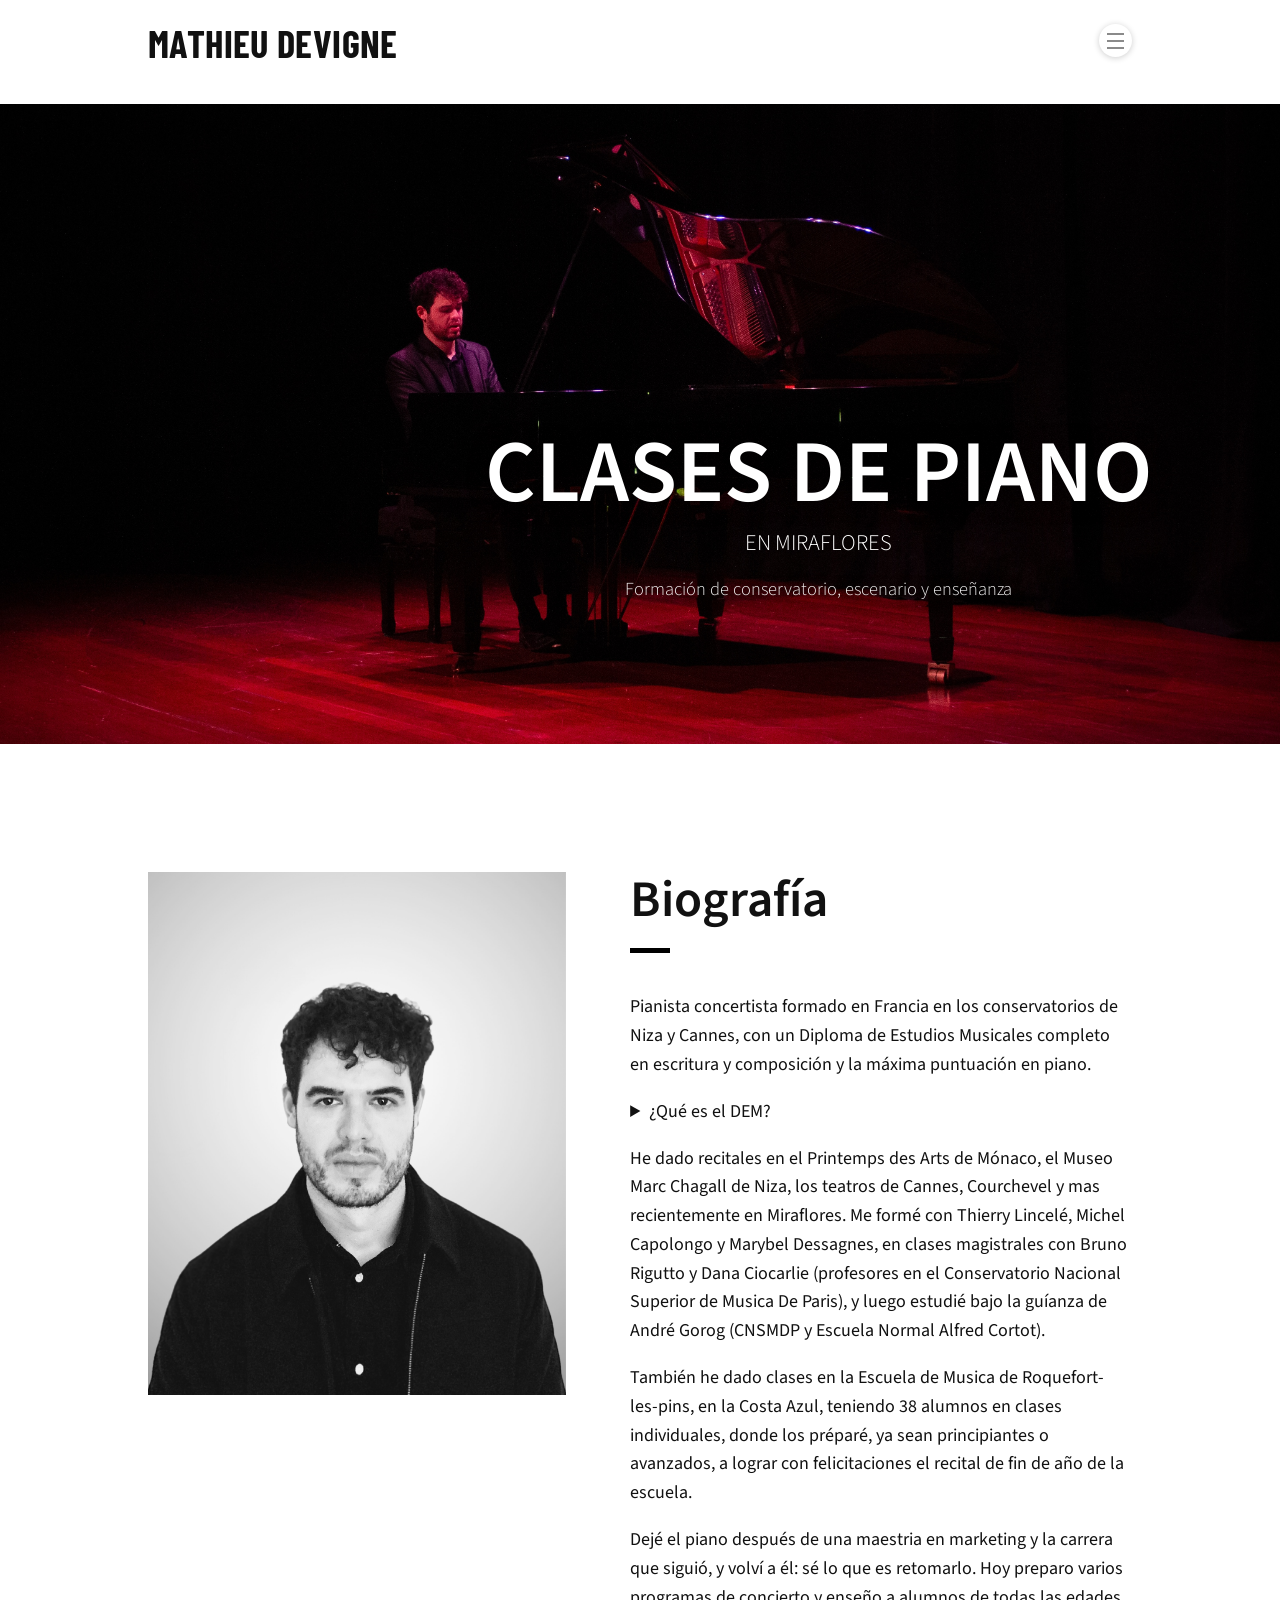
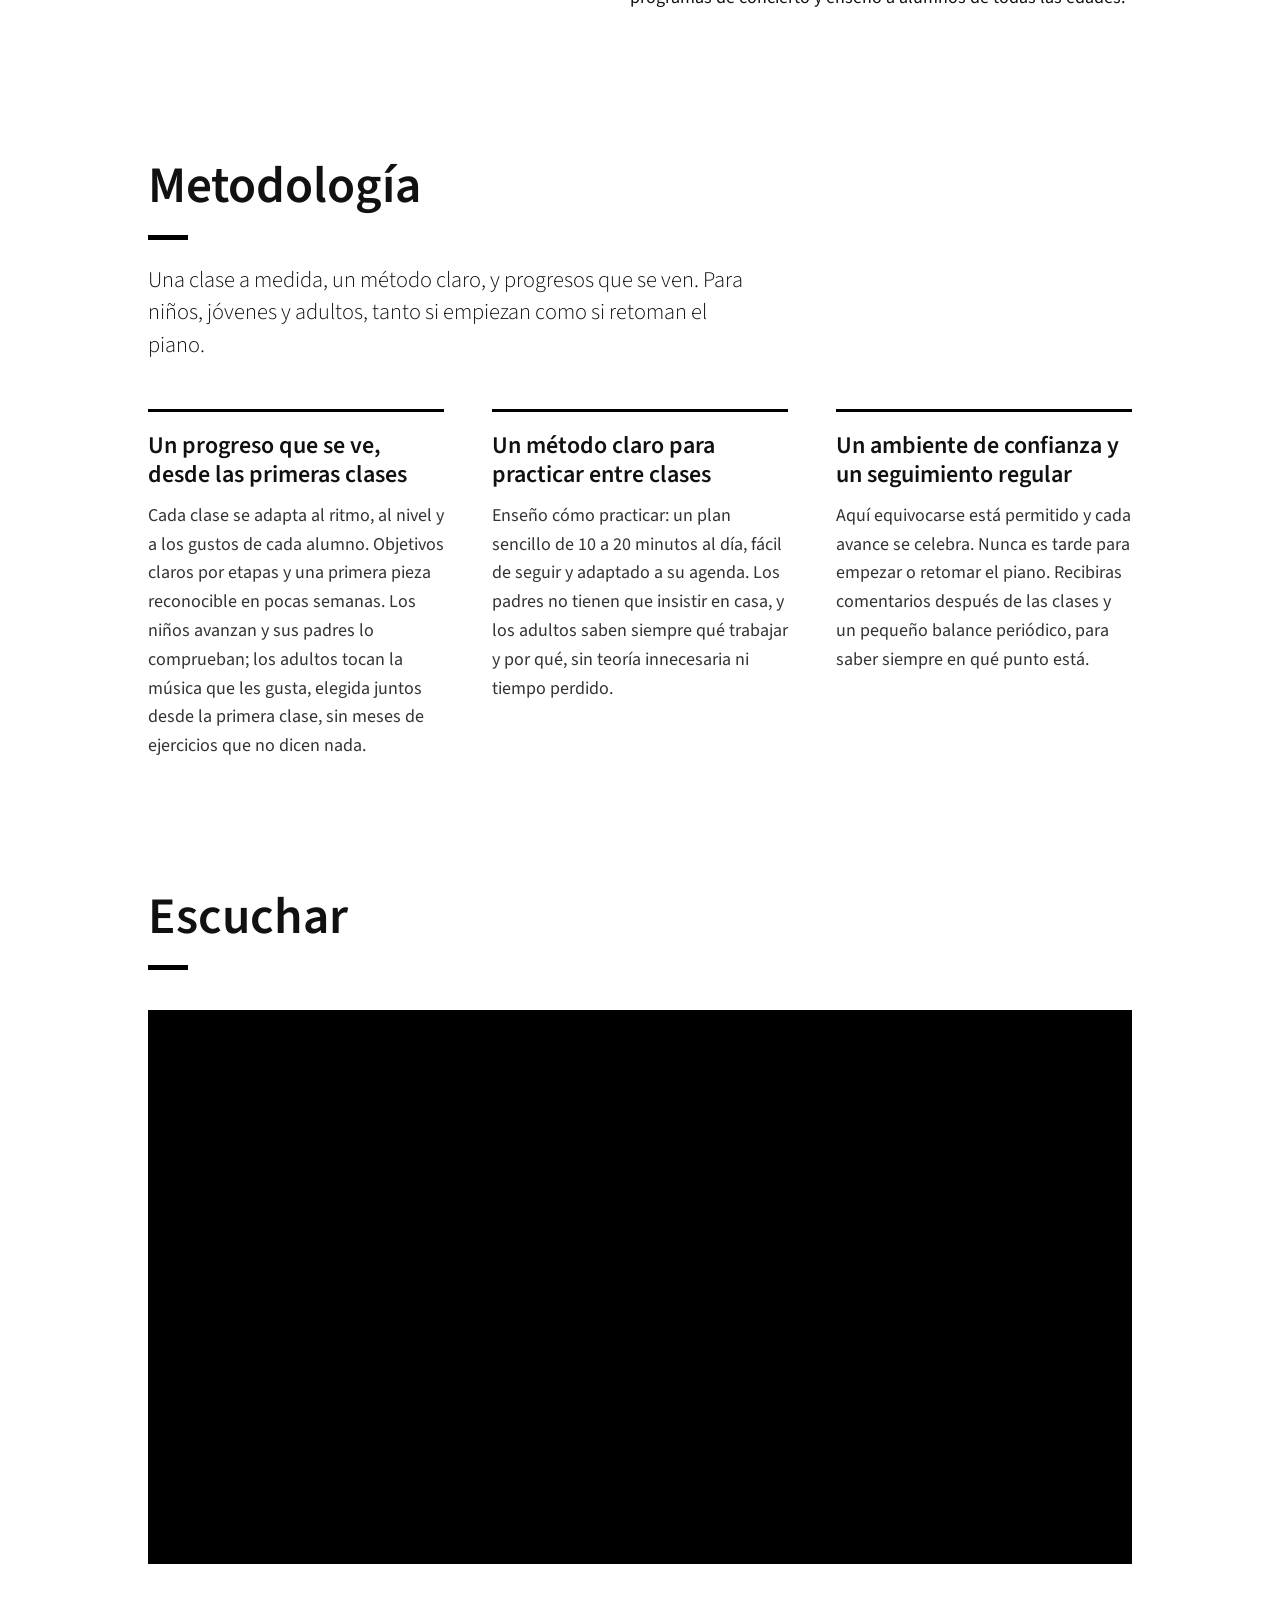
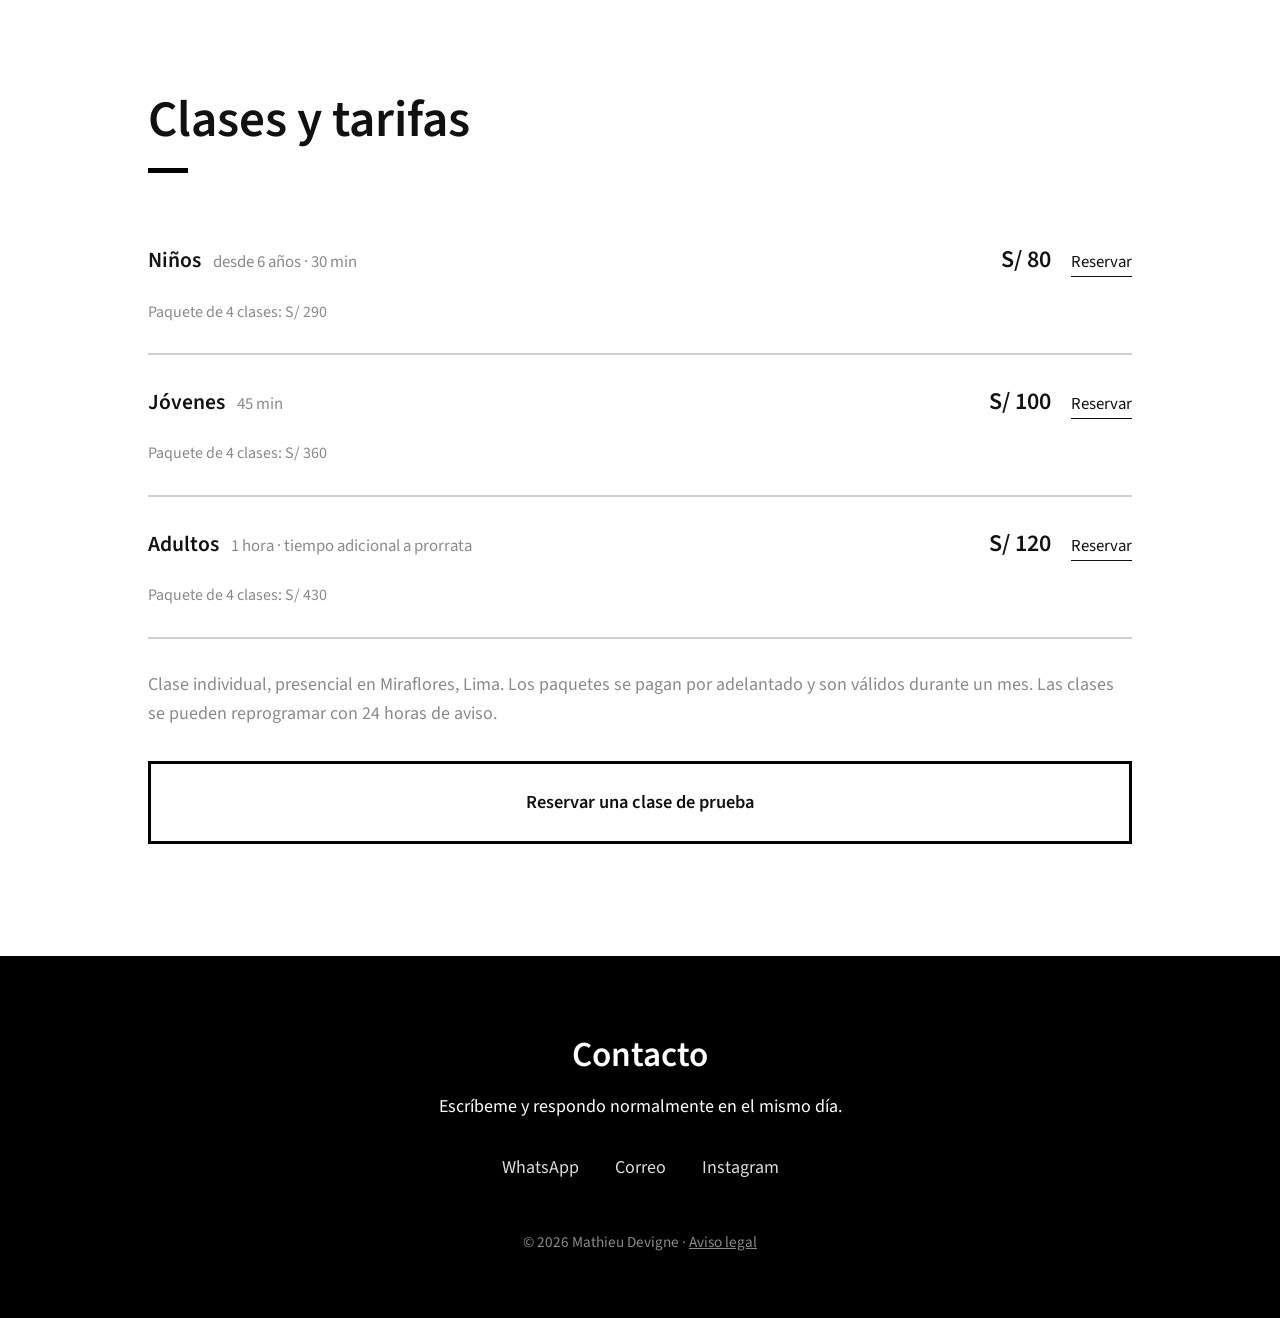
<file: index.html>
<!DOCTYPE html>
<html lang="es">

<head>
  <meta charset="utf-8">
  <meta name="viewport" content="width=device-width, initial-scale=1">
  <title>Clases de piano en Miraflores, Lima – Mathieu Devigne, pianista concertista</title>
  <meta name="description"
    content="Clases de piano presenciales en Miraflores, Lima con Mathieu Devigne, pianista concertista. Niños, adolescentes y adultos, todos los niveles. Clase de prueba disponible.">
  <link rel="preconnect" href="https://fonts.googleapis.com">
  <link rel="preconnect" href="https://fonts.gstatic.com" crossorigin>
  <link
    href="https://fonts.googleapis.com/css2?family=Barlow+Condensed:wght@600;700&family=Source+Sans+3:wght@300;400;600&display=swap"
    rel="stylesheet">
  <link rel="stylesheet" href="css/style.css">
</head>

<body>

  <header class="site-header">
    <a class="logo" href="#inicio">Mathieu Devigne</a>
    <button class="burger" aria-expanded="false" aria-controls="menu"
      aria-label="Abrir el menú"><span></span><span></span><span></span></button>
  </header>

  <nav id="menu" class="overlay" aria-label="Menú principal" hidden>
    <a href="#inicio">Inicio</a>
    <a href="#biografia">Biografía</a>
    <a href="#metodologia">Metodología</a>
    <a href="#escuchar">Escuchar</a>
    <a href="#clases">Clases y tarifas</a>
    <a href="#contacto">Contacto</a>
  </nav>

  <main>
    <section id="inicio" class="hero">
      <div class="hero-img"></div>
      <div class="hero-text">
        <h1>CLASES DE PIANO</h1>
        <a href="#biografia">EN MIRAFLORES</a>
        <p class="hero-tag">Formación de conservatorio, escenario y enseñanza</p>
      </div>
    </section>

    <section id="biografia" class="block bio reveal">
      <img src="images/retrato.jpg" alt="Mathieu Devigne al piano" width="600" height="750" loading="lazy">
      <div>
        <h2>Biografía</h2>
    <p>Pianista concertista formado en Francia en los conservatorios de Niza y Cannes, con un Diploma de Estudios Musicales completo en escritura y composición y
      la máxima puntuación en piano.</p>
      <details class="dem">
        <summary>¿Qué es el DEM?</summary>
        <p>El Diplôme d'Études Musicales es el diploma que cierra, en los conservatorios franceses, el ciclo de formación
          preprofesional: de dos a cuatro años de estudios exigentes despues del cíclo de estudios, en la disciplina principal y en materias teóricas, bajo
          el control del Ministerio de Cultura de Francia. Es el nivel que prepara para la vida profesional en la música.</p>
        <p>No existe una equivalencia oficial con uno peruano. Es una formación de nivel
          profesional, respaldada además por años de recitales en escenarios de Francia y del Perú.</p>
      </details>
    <p>He dado recitales en el Printemps des Arts de Mónaco, el Museo Marc Chagall de Niza, los teatros de Cannes,
      Courchevel y mas recientemente en Miraflores. Me formé con Thierry Lincelé, Michel Capolongo y Marybel Dessagnes, en clases magistrales con
      Bruno Rigutto y Dana Ciocarlie (profesores en el Conservatorio Nacional Superior de Musica De Paris), y luego estudié bajo la guíanza de André Gorog (CNSMDP y Escuela Normal Alfred Cortot).</p>
    <p>También he dado clases en la Escuela de Musica de Roquefort-les-pins, en la Costa Azul, teniendo 38 alumnos en clases individuales, donde los préparé,
       ya sean principiantes o avanzados, a lograr con felicitaciones el recital de fin de año de la escuela.</p>
    <p>Dejé el piano después de una maestria en marketing y la carrera que siguió, y volví a él: sé lo que es retomarlo. Hoy preparo varios programas de
      concierto y enseño a alumnos de todas las edades.</p>
      </div>
    </section>
    </main>

<section id="metodologia" class="block reveal">
  <h2>Metodología</h2>
  <p class="method-intro">Una clase a medida, un método claro, y progresos que se ven. Para niños, jóvenes y adultos,
    tanto si empiezan como si retoman el piano.</p>
  <ul class="method">
    <li>
      <h3>Un progreso que se ve, desde las primeras clases</h3>
      <p>Cada clase se adapta al ritmo, al nivel y a los gustos de cada alumno. Objetivos claros por etapas y una primera pieza
      reconocible en pocas semanas. Los niños avanzan y sus padres lo comprueban; los adultos tocan la música que les gusta,
      elegida juntos desde la primera clase, sin meses de ejercicios que no dicen nada.</p>
    </li>
    <li>
      <h3>Un método claro para practicar entre clases</h3>
      <p>Enseño cómo practicar: un plan sencillo de 10 a 20 minutos al día, fácil de seguir y adaptado a su agenda. Los
      padres no tienen que insistir en casa, y los adultos saben siempre qué trabajar y por qué, sin teoría innecesaria ni
      tiempo perdido.</p>
    </li>
    <li>
      <h3>Un ambiente de confianza y un seguimiento regular</h3>
      <p>Aquí equivocarse está permitido y cada avance se celebra. Nunca es tarde para empezar o retomar el piano. Recibiras
      comentarios después de las clases y un pequeño balance periódico, para saber siempre en qué punto está.</p>
    </li>
  </ul>
</section>

    <section id="escuchar" class="block reveal">
      <h2>Escuchar</h2>
      <div class="video">
        <iframe width="560" height="315" src="https://www.youtube-nocookie.com/embed/Cfa3n5td8dk?si=anST74sgFo9zjd-g"
          title="YouTube video player" frameborder="0"
          allow="accelerometer; autoplay; clipboard-write; encrypted-media; gyroscope; picture-in-picture; web-share"
          referrerpolicy="strict-origin-when-cross-origin" allowfullscreen></iframe>
      </div>
    </section>

<section id="clases" class="block reveal">
  <h2>Clases y tarifas</h2>
  <ul class="rows">
    <li>
      <span class="who">Niños <small>desde 6 años · 30 min</small></span>
      <span class="price">S/ 80</span>
      <a href="#contacto">Reservar</a>
      <span class="pack">Paquete de 4 clases: S/ 290</span>
    </li>
    <li>
      <span class="who">Jóvenes <small>45 min</small></span>
      <span class="price">S/ 100</span>
      <a href="#contacto">Reservar</a>
      <span class="pack">Paquete de 4 clases: S/ 360</span>
    </li>
    <li>
      <span class="who">Adultos <small>1 hora · tiempo adicional a prorrata</small></span>
      <span class="price">S/ 120</span>
      <a href="#contacto">Reservar</a>
      <span class="pack">Paquete de 4 clases: S/ 430</span>
    </li>
  </ul>
  <p class="note">Clase individual, presencial en Miraflores, Lima. Los paquetes se pagan por adelantado y son válidos
    durante un mes. Las clases se pueden reprogramar con 24 horas de aviso.</p>
  <a class="btn-outline"
    href="https://wa.me/51939995714?text=Hola%2C%20me%20gustar%C3%ADa%20reservar%20una%20clase%20de%20prueba%20de%20piano."
    target="_blank" rel="noopener">Reservar una clase de prueba</a>
</section>

  <footer id="contacto" class="site-footer">
    <h2>Contacto</h2>
    <p>Escríbeme y respondo normalmente en el mismo día. <href="https://wa.me/51939995714?text=Hola%2C%20me%20gustar%C3%ADa%20reservar%20una%20clase%20de%20prueba%20de%20piano."
    target="_blank" rel="noopener"> </p>
    <nav class="links" aria-label="Contacto y redes">
      <a href="https://wa.me/51939995714?text=Hola%2C%20me%20gustar%C3%ADa%20reservar%20una%20clase%20de%20prueba%20de%20piano."
        target="_blank" rel="noopener">WhatsApp</a>
     <!--  <a href="tel:+51939995714">Teléfono</a> -->
      <a href="mailto:clasespianomiraflores@proton.me">Correo</a>
      <a href="https://www.instagram.com/mathieudevigne/" target="_blank" rel="noopener">Instagram</a>
    </nav>
    <p class="legal">© 2026 Mathieu Devigne · <a href="aviso-legal.html">Aviso legal</a></p>
  </footer>

  <a class="cta-fixed" href="#clases">Reservar</a>
  <script src="js/script.js"></script>
</body>

</html>
</file>
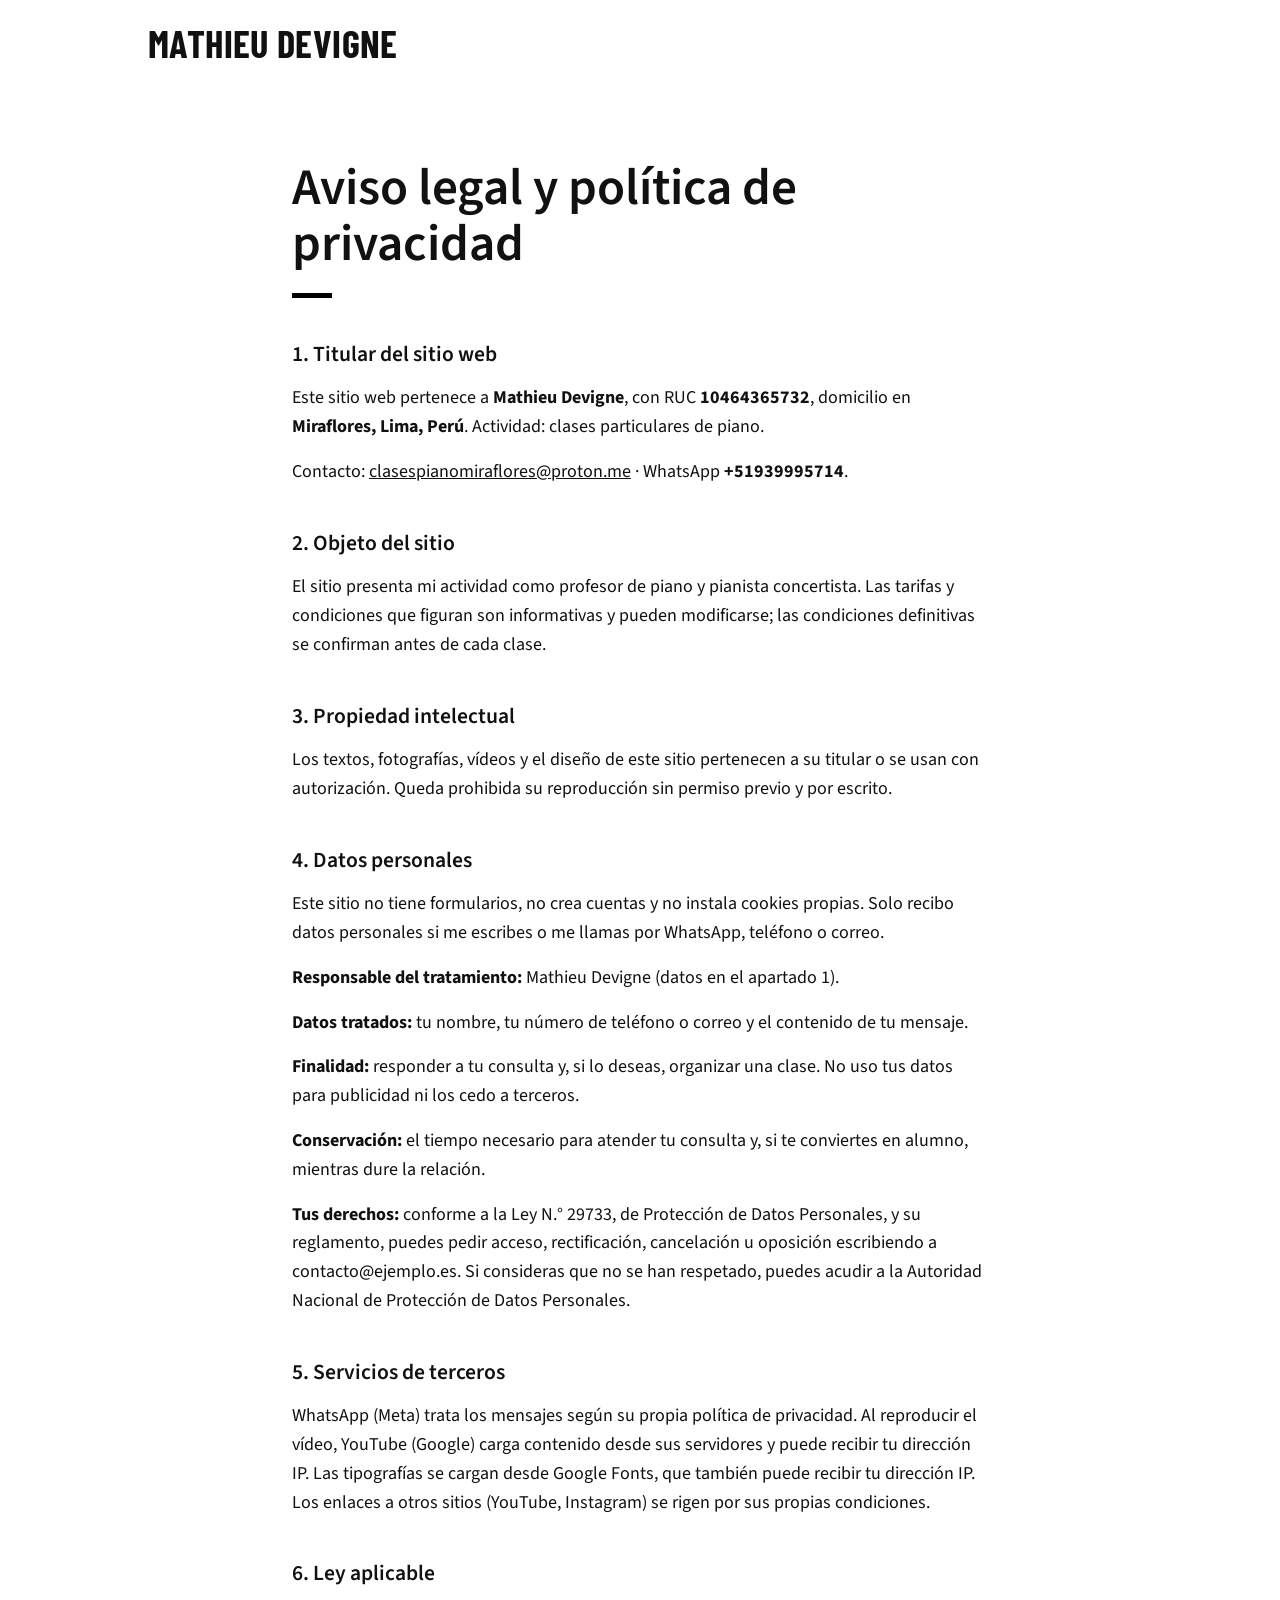
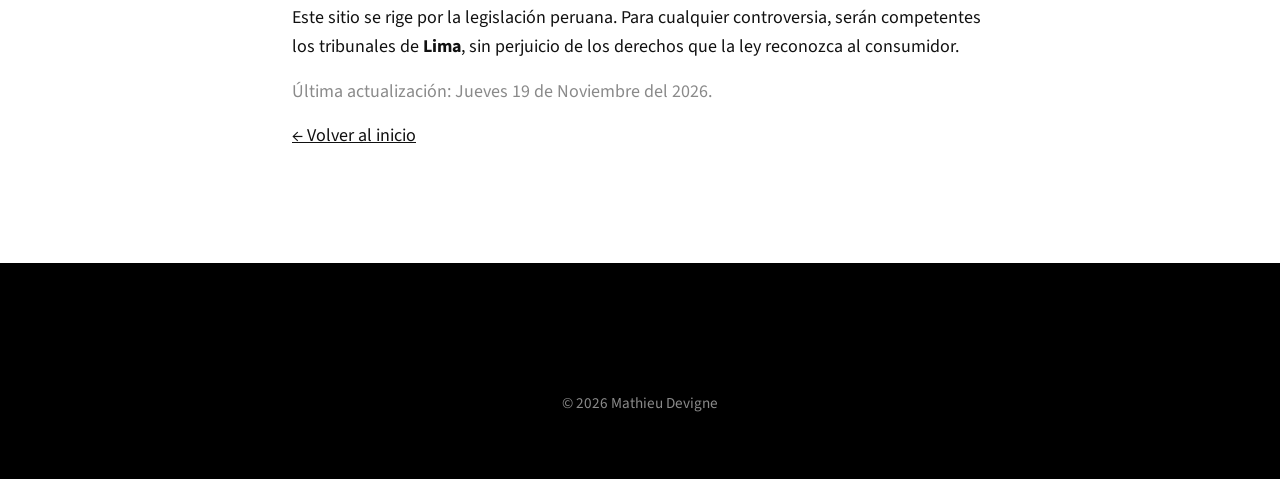
<file: aviso-legal.html>
<!DOCTYPE html>
<html lang="es">
<head>
  <meta charset="utf-8">
  <meta name="viewport" content="width=device-width, initial-scale=1">
  <title>Aviso legal y política de privacidad – Mathieu Devigne</title>
  <meta name="robots" content="noindex">
  <link rel="preconnect" href="https://fonts.googleapis.com">
  <link rel="preconnect" href="https://fonts.gstatic.com" crossorigin>
  <link href="https://fonts.googleapis.com/css2?family=Barlow+Condensed:wght@600;700&family=Source+Sans+3:wght@300;400;600&display=swap" rel="stylesheet">
  <link rel="stylesheet" href="css/style.css">
</head>
<body>

<header class="site-header">
  <a class="logo" href="index.html">Mathieu Devigne</a>
</header>

<main class="block legal-page">
  <h2>Aviso legal y política de privacidad</h2>

  <h3>1. Titular del sitio web</h3>
  <p>Este sitio web pertenece a <strong>Mathieu Devigne</strong>, con RUC <strong>10464365732</strong>, domicilio en <strong>Miraflores, Lima, Perú</strong>. Actividad: clases particulares de piano.</p>
  <p>Contacto: <a href="mailto:clasespianomiraflores@proton.me">clasespianomiraflores@proton.me</a> · WhatsApp <strong>+51939995714</strong>.</p>

  <h3>2. Objeto del sitio</h3>
  <p>El sitio presenta mi actividad como profesor de piano y pianista concertista. Las tarifas y condiciones que figuran son informativas y pueden modificarse; las condiciones definitivas se confirman antes de cada clase.</p>

  <h3>3. Propiedad intelectual</h3>
  <p>Los textos, fotografías, vídeos y el diseño de este sitio pertenecen a su titular o se usan con autorización. Queda prohibida su reproducción sin permiso previo y por escrito.</p>

  <h3>4. Datos personales</h3>
  <p>Este sitio no tiene formularios, no crea cuentas y no instala cookies propias. Solo recibo datos personales si me escribes o me llamas por WhatsApp, teléfono o correo.</p>
  <p><strong>Responsable del tratamiento:</strong> Mathieu Devigne (datos en el apartado 1).</p>
  <p><strong>Datos tratados:</strong> tu nombre, tu número de teléfono o correo y el contenido de tu mensaje.</p>
  <p><strong>Finalidad:</strong> responder a tu consulta y, si lo deseas, organizar una clase. No uso tus datos para publicidad ni los cedo a terceros.</p>
  <p><strong>Conservación:</strong> el tiempo necesario para atender tu consulta y, si te conviertes en alumno, mientras dure la relación.</p>
  <p><strong>Tus derechos:</strong> conforme a la Ley N.° 29733, de Protección de Datos Personales, y su reglamento, puedes pedir acceso, rectificación, cancelación u oposición escribiendo a contacto@ejemplo.es. Si consideras que no se han respetado, puedes acudir a la Autoridad Nacional de Protección de Datos Personales.</p>

  <h3>5. Servicios de terceros</h3>
  <p>WhatsApp (Meta) trata los mensajes según su propia política de privacidad. Al reproducir el vídeo, YouTube (Google) carga contenido desde sus servidores y puede recibir tu dirección IP. Las tipografías se cargan desde Google Fonts, que también puede recibir tu dirección IP. Los enlaces a otros sitios (YouTube, Instagram) se rigen por sus propias condiciones.</p>

  <h3>6. Ley aplicable</h3>
  <p>Este sitio se rige por la legislación peruana. Para cualquier controversia, serán competentes los tribunales de <strong>Lima</strong>, sin perjuicio de los derechos que la ley reconozca al consumidor.</p>

  <p class="note">Última actualización: Jueves 19 de Noviembre del 2026.</p>
  <p><a href="index.html">← Volver al inicio</a></p>
</main>

<footer class="site-footer">
  <p class="legal">© 2026 Mathieu Devigne</p>
</footer>

</body>
</html>
</file>
<file: css/style.css>
:root {
  --black: #000;
  --ink: #111;
  --grey: #8a8a8a;
  --line: #cfcfcf;
  --white: #fff;
  --display: "Barlow Condensed", "Arial Narrow", Impact, sans-serif;
  --body: "Source Sans 3", system-ui, -apple-system, "Segoe UI", sans-serif;
  --wrap: 64rem;
}
*, *::before, *::after { box-sizing: border-box; }
html { scroll-behavior: smooth; scroll-padding-top: 5rem; }
body { margin: 0; font-family: var(--body); font-size: 1.125rem; line-height: 1.6; color: var(--ink); background: var(--white); }
body.no-scroll { overflow: hidden; }
img { max-width: 100%; height: auto; display: block; }
a { color: inherit; }
:focus-visible { outline: 3px solid currentColor; outline-offset: 4px; }
h1, h2 { margin: 0; }
h2 { font-size: clamp(2.2rem, 5vw, 3.2rem); font-weight: 600; line-height: 1.1; margin-bottom: 2.5rem; }
h2::after { content: ""; display: block; width: 2.5rem; height: 5px; background: var(--black); margin-top: 1.25rem; }

/* En-tête */
.site-header { position: absolute; inset: 0 0 auto 0; z-index: 30; display: flex; justify-content: space-between; align-items: center; max-width: var(--wrap); margin: 0 auto; padding: 1.5rem 1.25rem; }
.logo { font-family: var(--display); font-weight: 700; font-size: 2.4rem; line-height: 1; text-transform: uppercase; text-decoration: none; letter-spacing: .01em; }
body.menu-open .logo { color: var(--white); }
.burger { width: 44px; height: 44px; background: none; border: 0; cursor: pointer; display: flex; flex-direction: column; justify-content: center; gap: 7px; padding: 8px; }
.burger span { display: block; height: 3px; background: var(--black); transition: transform .25s, opacity .25s; }
body.menu-open .burger span { background: var(--white); }
body.menu-open .burger span:nth-child(1) { transform: translateY(10px) rotate(45deg); }
body.menu-open .burger span:nth-child(2) { opacity: 0; }
body.menu-open .burger span:nth-child(3) { transform: translateY(-10px) rotate(-45deg); }

/* Menu plein écran */
.overlay { position: fixed; inset: 0; z-index: 20; background: rgba(20, 18, 19, .97); display: flex; flex-direction: column; align-items: center; justify-content: center; gap: .4rem; }
.overlay[hidden] { display: none; }
.overlay a { color: var(--white); text-decoration: none; font-size: clamp(2rem, 7vw, 3.5rem); font-weight: 600; line-height: 1.25; }
.overlay a:hover { text-decoration: underline; text-underline-offset: 8px; }

/* Bannière */
.hero { position: relative; margin-top: 6.5rem; height: min(72vh, 640px); min-height: 380px; overflow: hidden; background: var(--black); color: var(--white); }
.hero-img { position: absolute; inset: 0; background: url("../images/hero.jpg") center / cover no-repeat, var(--black); animation: settle 1.6s ease-out both; }
.hero-text { position: absolute; right: clamp(1.25rem, 10vw, 9rem); bottom: 22%; text-align: center; }
.hero h1 { font-size: clamp(2.6rem, 8vw, 5.5rem); font-weight: 600; line-height: 1; text-shadow: 0 2px 20px rgba(0,0,0,.5); }
.hero-text a { display: inline-block; margin-top: .5rem; font-weight: 300; font-size: 1.4rem; text-decoration: none; }
.hero-text a:hover { text-decoration: underline; }
@keyframes settle { from { transform: scale(1.06); } to { transform: scale(1); } }

/* Blocs */
.block { max-width: var(--wrap); margin: 0 auto; padding: 6rem 1.25rem 0; }
.rows { list-style: none; margin: 0 0 2rem; padding: 0; }
.rows li { display: flex; align-items: baseline; gap: 1.25rem; padding: 1.75rem 0; border-bottom: 2px solid var(--line); font-size: 1.35rem; }
.who { font-weight: 600; flex: 1; }
.who small { font-weight: 400; font-size: 1.05rem; color: var(--grey); margin-left: .5rem; }
.price { font-weight: 600; font-size: 1.5rem; }
.rows a { font-size: 1.05rem; text-decoration: none; border-bottom: 1px solid currentColor; }
.rows a:hover { border-bottom-width: 2px; }
.note { color: var(--grey); margin: 0 0 2rem; }
.btn-outline { display: block; text-align: center; padding: 1.5rem 1rem; border: 3px solid var(--black); font-weight: 600; font-size: 1.15rem; text-decoration: none; transition: background .2s, color .2s; }
.btn-outline:hover { background: var(--black); color: var(--white); }

.video { position: relative; aspect-ratio: 16 / 9; background: var(--black); }
.video iframe { position: absolute; inset: 0; width: 100%; height: 100%; border: 0; }

.bio { display: grid; gap: 2.5rem; align-items: start; }
.bio img { width: 100%; aspect-ratio: 4 / 5; object-fit: cover; background: #e6e6e6; filter: grayscale(1); }
.bio p { max-width: 60ch; }

/* Pied de page noir */
.site-footer { margin-top: 7rem; padding: 5rem 1.25rem 3rem; background: var(--black); color: var(--white); text-align: center; }
.site-footer h2 { font-size: 2.2rem; margin-bottom: 1rem; }
.site-footer h2::after { display: none; }
.links { display: flex; flex-wrap: wrap; justify-content: center; gap: .75rem 2.25rem; margin: 2rem auto; max-width: 40rem; }
.links a { color: #dcdcdc; text-decoration: none; }
.links a:hover { color: var(--white); text-decoration: underline; }
.legal { margin-top: 3rem; font-size: .95rem; color: var(--grey); }

/* Apparition au défilement */
.js .reveal { opacity: 0; transform: translateY(28px); transition: opacity .8s ease, transform .8s ease; }
.js .reveal.is-visible { opacity: 1; transform: none; }

@media (min-width: 800px) {
  .block { padding-top: 8rem; }
  .bio { grid-template-columns: 5fr 6fr; gap: 4rem; }
}
@media (max-width: 560px) {
  .rows li { flex-wrap: wrap; }
  .who { flex-basis: 100%; }
  .who small { display: block; margin: 0; }
  .hero-text { right: 1.25rem; left: 1.25rem; }
}
@media (prefers-reduced-motion: reduce) {
  html { scroll-behavior: auto; }
  .hero-img { animation: none; }
  .js .reveal { opacity: 1; transform: none; transition: none; }
}
/* Página legal */
.legal-page {
  padding-top: 10rem;
  max-width: 46rem;
}

.legal-page h3 {
  font-size: 1.35rem;
  font-weight: 600;
  margin: 2.5rem 0 .75rem;
}

.legal-page p {
  margin: 0 0 1rem;
}

/* Metodología */
.method {
  list-style: none;
  margin: 0;
  padding: 0;
  display: grid;
  gap: 2.5rem;
}

.method li {
  border-top: 3px solid var(--black);
  padding-top: 1.25rem;
}

.method h3 {
  margin: 0 0 .75rem;
  font-size: 1.5rem;
  font-weight: 600;
  line-height: 1.2;
}

.method p {
  margin: 0;
  color: #333;
}

@media (min-width: 800px) {
  .method {
    grid-template-columns: repeat(3, 1fr);
    gap: 3rem;
  }
}

/* Bouton permanent */
.cta-fixed {
  position: fixed;
  right: 1rem;
  bottom: 1rem;
  z-index: 15;
  padding: .9rem 1.5rem;
  background: var(--black);
  color: var(--white);
  border: 2px solid var(--white);
  font-weight: 600;
  text-decoration: none;
  box-shadow: 0 4px 16px rgba(0, 0, 0, .3);
}

.cta-fixed:hover {
  background: #222;
}

/* Caché par défaut seulement si le JavaScript fonctionne */
.js .cta-fixed {
  opacity: 0;
  visibility: hidden;
  transform: translateY(12px);
  transition: opacity .3s, transform .3s, visibility .3s;
}

.js .cta-fixed.is-shown {
  opacity: 1;
  visibility: visible;
  transform: none;
}

@media (prefers-reduced-motion: reduce) {
  .js .cta-fixed {
    transition: none;
  }
}

/* Burger permanent : rond blanc, plus petit */
.burger {
  position: fixed;
  top: 1.5rem;
  right: max(1.25rem, calc((100vw - 64rem) / 2 + 1.25rem));
  z-index: 40;
  width: 33px;
  height: 33px;
  padding: 0;
  gap: 5px;
  align-items: center;
  border-radius: 50%;
  background: #fff;
  box-shadow: 0 1px 6px rgba(0, 0, 0, .2);
}

.burger span {
  width: 17px;
  height: 2px;
  background: #8a8a8a;
}

.burger:hover span {
  background: #000;
}

/* Menu ouvert : le rond reste blanc, la croix est noire */
body.menu-open .burger {
  background: #fff;
  box-shadow: 0 1px 6px rgba(0, 0, 0, .3);
}

body.menu-open .burger span {
  background: #000;
}

body.menu-open .burger span:nth-child(1) {
  transform: translateY(7px) rotate(45deg);
}

body.menu-open .burger span:nth-child(2) {
  opacity: 0;
}

body.menu-open .burger span:nth-child(3) {
  transform: translateY(-7px) rotate(-45deg);
}

.method-intro {
  margin: -1rem 0 3rem;
  max-width: 38rem;
  font-size: 1.4rem;
  font-weight: 300;
  line-height: 1.45;
}

.rows li {
  flex-wrap: wrap;
}

.pack {
  flex-basis: 100%;
  font-size: 1rem;
  color: var(--grey);
}

/* Biografía : texte d'abord sur mobile, photo à gauche sur ordinateur */
.bio img {
  order: 2;
}

@media (min-width: 800px) {
  .bio img {
    order: 0;
  }
}

/* Phrase d'accroche de la bannière */
.hero-tag {
  margin: 1rem auto 0;
  max-width: 26rem;
  font-size: 1.15rem;
  font-weight: 300;
  line-height: 1.4;
  color: rgba(255, 255, 255, .92);
  text-shadow: 0 2px 14px rgba(0, 0, 0, .6);
}
</file>
